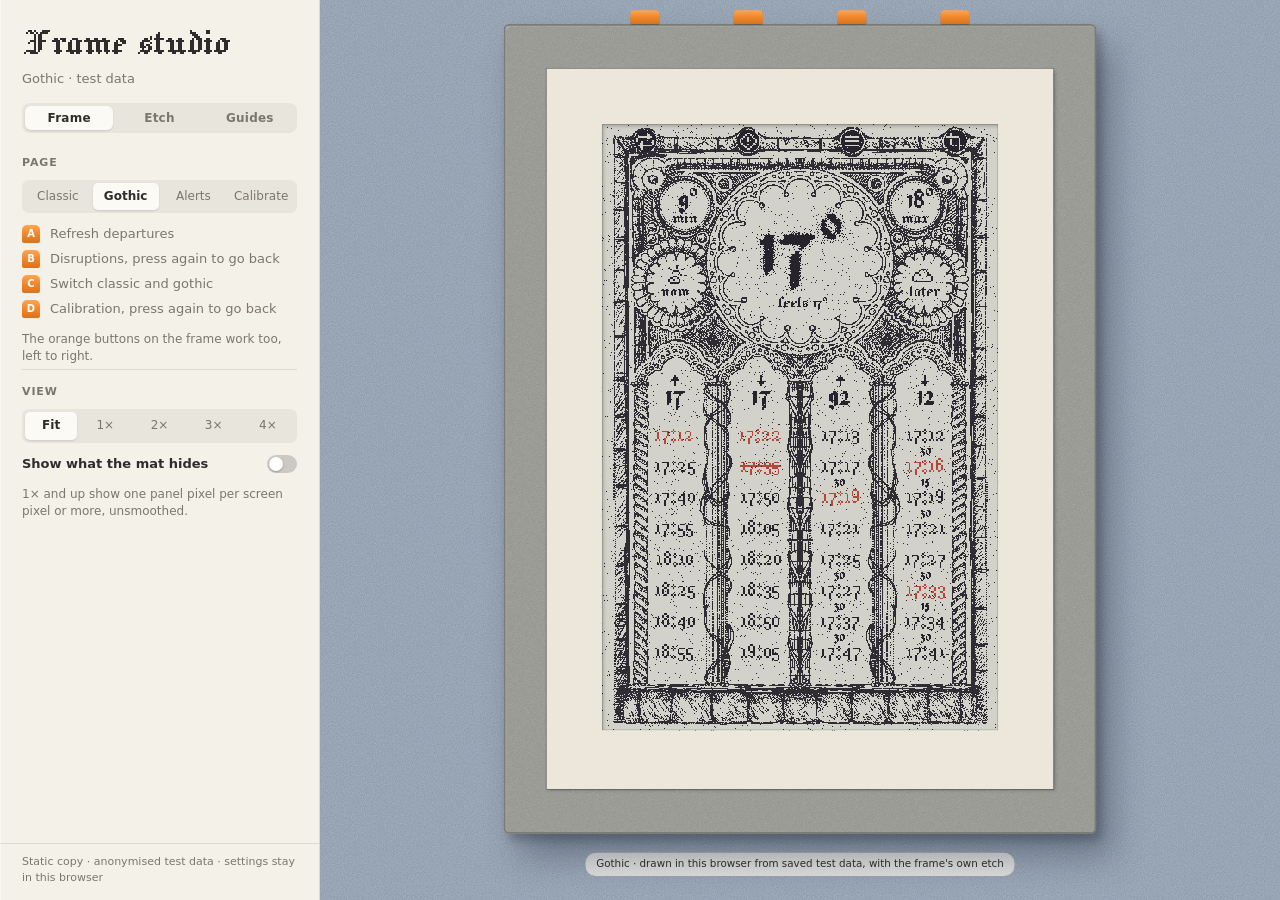
<file: index.html>
<!doctype html>
<html lang="en">
<head>
<meta charset="utf-8">
<title>Frame studio</title>
<meta http-equiv="refresh" content="0; url=lab/studio.html">
<script>location.replace('lab/studio.html' + location.hash);</script>
</head>
<body><p><a href="lab/studio.html">Frame studio</a></p></body>
</html>
</file>
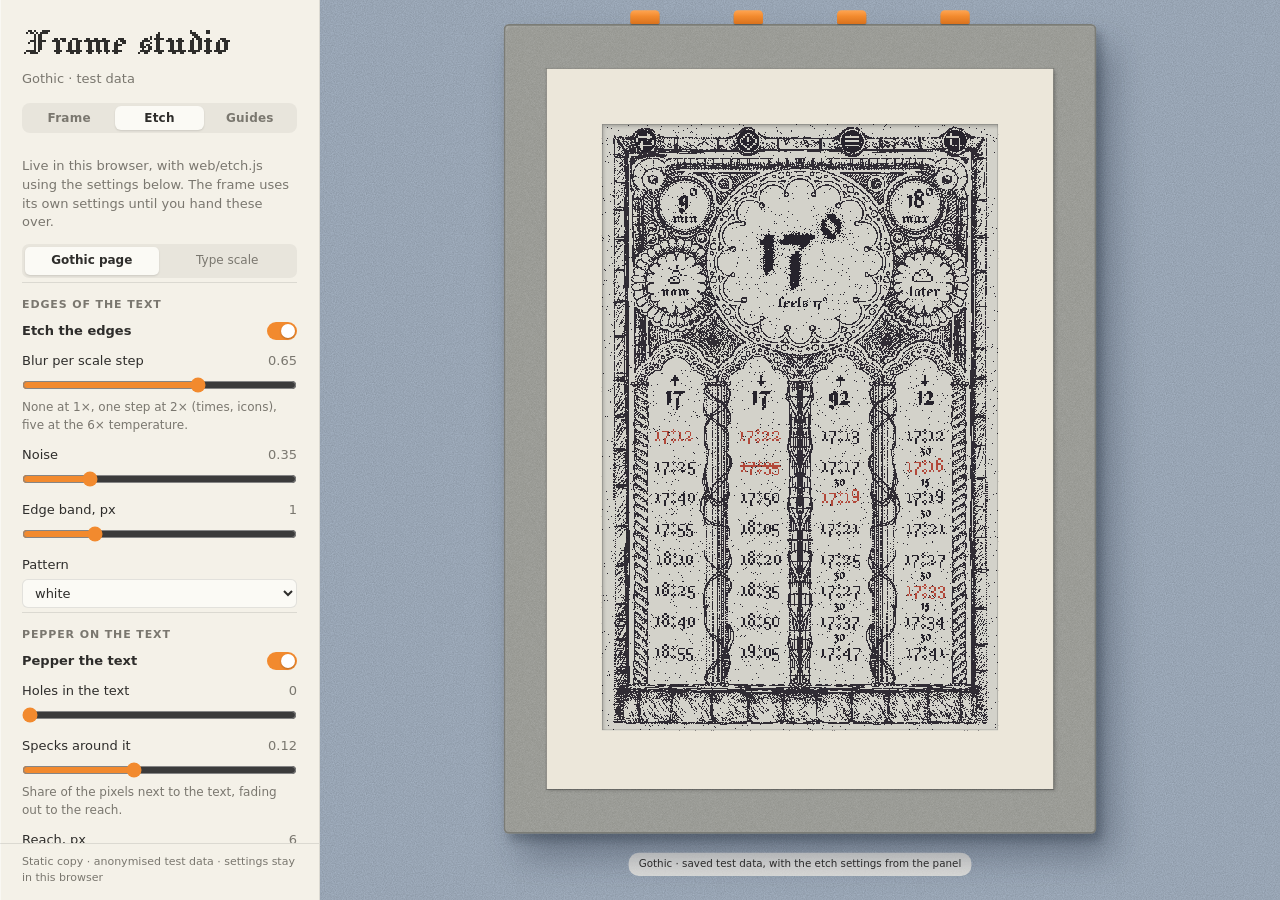
<file: lab/etch.html>
<!doctype html>
<html lang="en">
<head>
<meta charset="utf-8">
<title>Frame studio</title>
<!-- Moved into the frame studio. -->
<meta http-equiv="refresh" content="0; url=studio.html#etch">
<script>location.replace('studio.html#etch');</script>
</head>
<body><p>Moved to <a href="studio.html#etch">the frame studio</a>.</p></body>
</html>
</file>
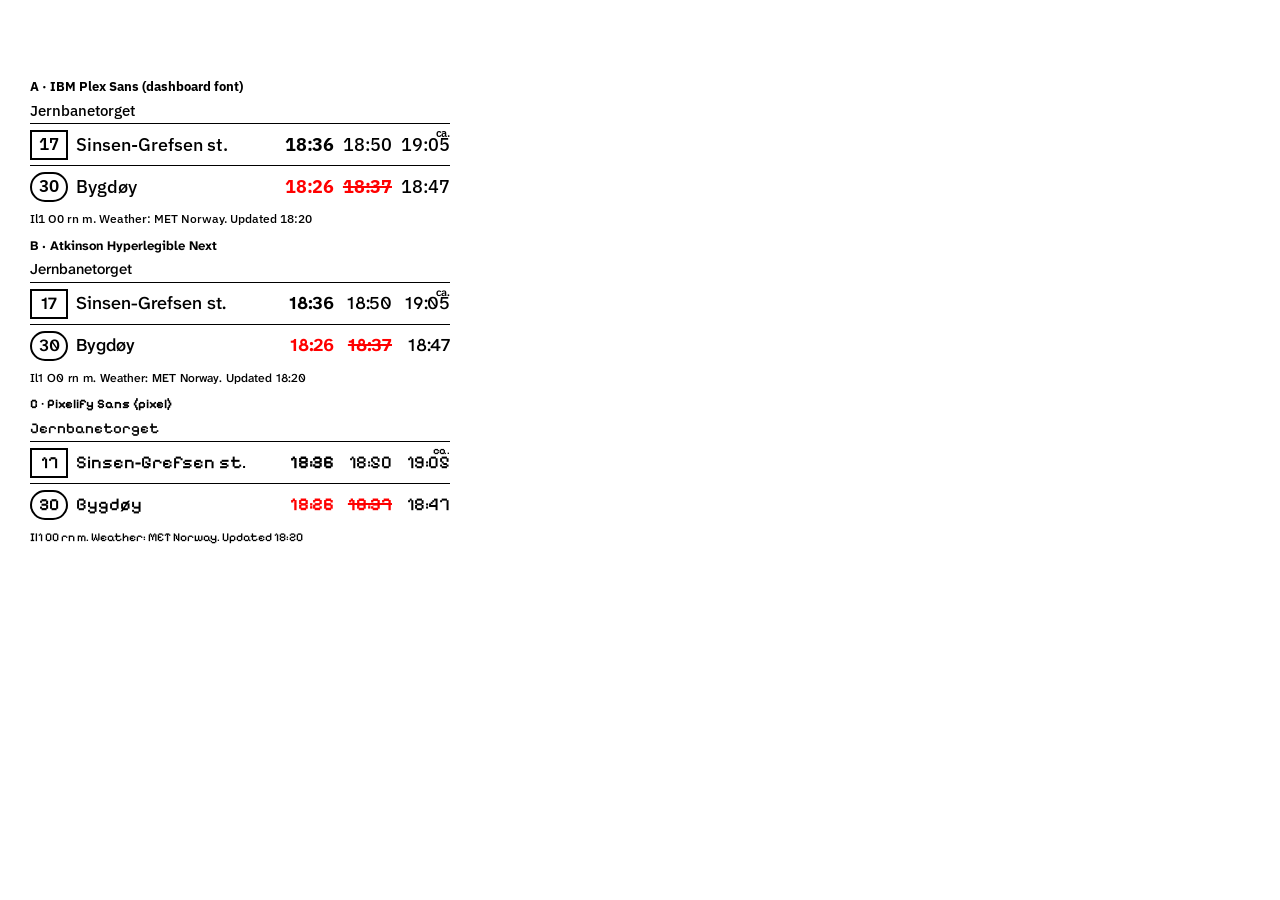
<file: lab/fonts.html>
<!doctype html>
<html lang="en">
<head>
<meta charset="utf-8">
<title>Font comparison</title>
<!-- Test sheet: the same departure rows in each candidate font, using the dashboard's own styles. -->
<link rel="stylesheet" href="../dashboard.css">
<style>
@font-face { font-family: 'Atkinson Hyperlegible Next'; font-weight: 200 800; src: url(fonts/AtkinsonHyperlegibleNext.ttf); }
@font-face { font-family: 'Pixelify Sans'; font-weight: 400 700; src: url(fonts/PixelifySans.ttf); }

.sample { font-family: var(--font); padding: 0 var(--gutter); }
.sample + .sample { margin-top: 14px; }
.name { font-weight: 700; font-size: 13px; line-height: 1; padding-bottom: 2px; }
.small { font-size: 12px; line-height: 1; padding-top: 6px; }
</style>
</head>
<body>
<main class="frame" id="frame"></main>
<script>
const FONTS = [
    ['IBM Plex Sans', 'A · IBM Plex Sans (dashboard font)'],
    ['Atkinson Hyperlegible Next', 'B · Atkinson Hyperlegible Next'],
    ['Pixelify Sans', 'C · Pixelify Sans (pixel)'],
];
document.getElementById('frame').innerHTML = FONTS.map(([family, label]) => `
    <section class="sample" style="--font:'${family}'">
        <p class="name">${label}</p>
        <h2 class="stop">Jernbanetorget</h2>
        <div class="row">
            <span class="badge tram">17</span>
            <span class="dest">Sinsen-Grefsen st.</span>
            <span class="time first">18:36</span>
            <span class="time">18:50</span>
            <span class="time"><span class="ca">ca.</span>19:05</span>
        </div>
        <div class="row">
            <span class="badge bus">30</span>
            <span class="dest">Bygdøy</span>
            <span class="time first late">18:26</span>
            <span class="time cancelled">18:37</span>
            <span class="time">18:47</span>
        </div>
        <p class="small">Il1 O0 rn m. Weather: MET Norway. Updated 18:20</p>
    </section>`).join('');
</script>
</body>
</html>
</file>
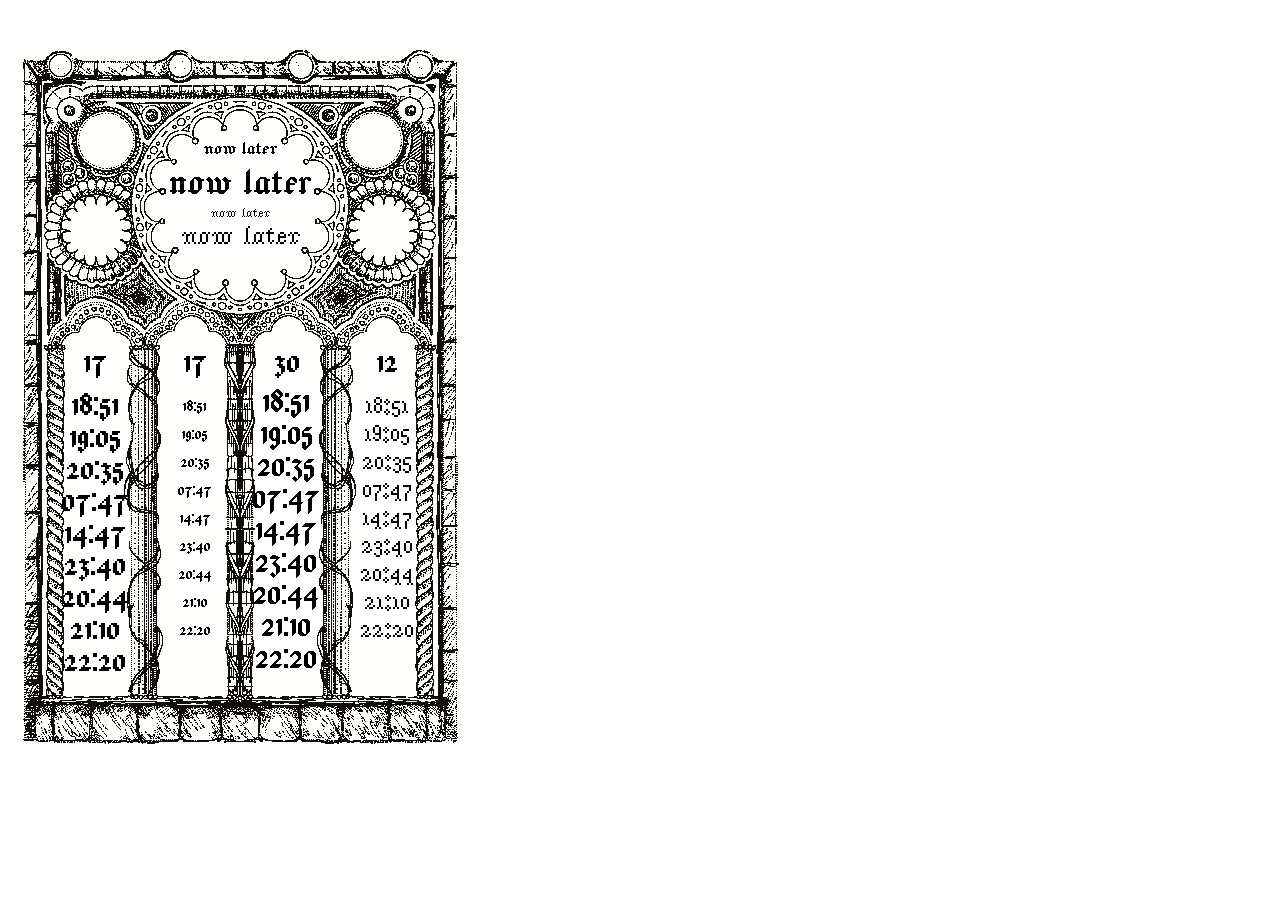
<file: lab/gothic-fonts.html>
<!doctype html>
<html lang="en">
<head>
<meta charset="utf-8">
<title>Gothic font candidates</title>
<!--
  Candidate gothic pixel fonts for the gothic page's times, in the real arches.
  Arch 1: Jacquard 12 at 42px (2×, what the page uses now)
  Arch 2: Jacquard 12 at 21px (1×)
  Arch 3: Jacquard 24 at 43px (1×; its grid is 43 px/em)
  Arch 4: Jacquarda Bastarda 9 at 26px (2×; its grid is 13 px/em)
  Rose, top to bottom: "now later" in Jacquard 12 21px, Jacquard 24 43px,
  Jacquarda Bastarda 9 13px and 26px.
  Render: node scripts/screenshot.js http://127.0.0.1:8081/lab/gothic-fonts.html out.png
-->
<style>
@font-face { font-family: 'Jacquard 12'; src: url(../fonts/Jacquard12-Regular.ttf); }
@font-face { font-family: 'Jacquard 24'; src: url(fonts/Jacquard24-Regular.ttf); }
@font-face { font-family: 'Jacquarda Bastarda 9'; src: url(../fonts/JacquardaBastarda9-Regular.ttf); }
html, body { margin: 0; background: #fff; }
.page { position: relative; width: 480px; height: 800px; overflow: hidden; }
.page img { position: absolute; left: 10px; top: 46px; }
.col { position: absolute; width: 80px; margin-left: -40px; text-align: center; line-height: var(--lh); white-space: nowrap; }
.col div { height: var(--lh); }
.j12 { font-family: 'Jacquard 12'; }
.j24 { font-family: 'Jacquard 24'; }
.jb9 { font-family: 'Jacquarda Bastarda 9'; }
.head { position: absolute; width: 80px; margin-left: -40px; text-align: center; font: 42px/42px 'Jacquard 12'; }
.rose { position: absolute; left: 240px; width: 160px; margin-left: -80px; text-align: center; }
</style>
</head>
<body>
<div class="page">
    <img src="../art/window.png" width="460" height="704" alt="">
    <div class="head" style="left:94px;top:340px">17</div>
    <div class="head" style="left:194px;top:340px">17</div>
    <div class="head" style="left:286px;top:340px">30</div>
    <div class="head" style="left:386px;top:340px">12</div>
    <div class="col j12" style="left:94px;top:388px;font-size:42px;--lh:32px" id="c1"></div>
    <div class="col j12" style="left:194px;top:392px;font-size:21px;--lh:28px" id="c2"></div>
    <div class="col j24" style="left:286px;top:384px;font-size:43px;--lh:32px" id="c3"></div>
    <div class="col jb9" style="left:386px;top:390px;font-size:26px;--lh:28px" id="c4"></div>
    <div class="rose j12" style="top:138px;font-size:21px;line-height:21px">now later</div>
    <div class="rose j24" style="top:160px;font-size:43px;line-height:43px">now later</div>
    <div class="rose jb9" style="top:206px;font-size:13px;line-height:13px">now later</div>
    <div class="rose jb9" style="top:222px;font-size:26px;line-height:26px">now later</div>
</div>
<script>
const TIMES = ['18:51', '19:05', '20:35', '07:47', '14:47', '23:40', '20:44', '21:10', '22:20'];
for (const id of ['c1', 'c2', 'c3', 'c4']) {
    document.getElementById(id).innerHTML = TIMES.map((t) => `<div>${t}</div>`).join('');
}
</script>
</body>
</html>
</file>
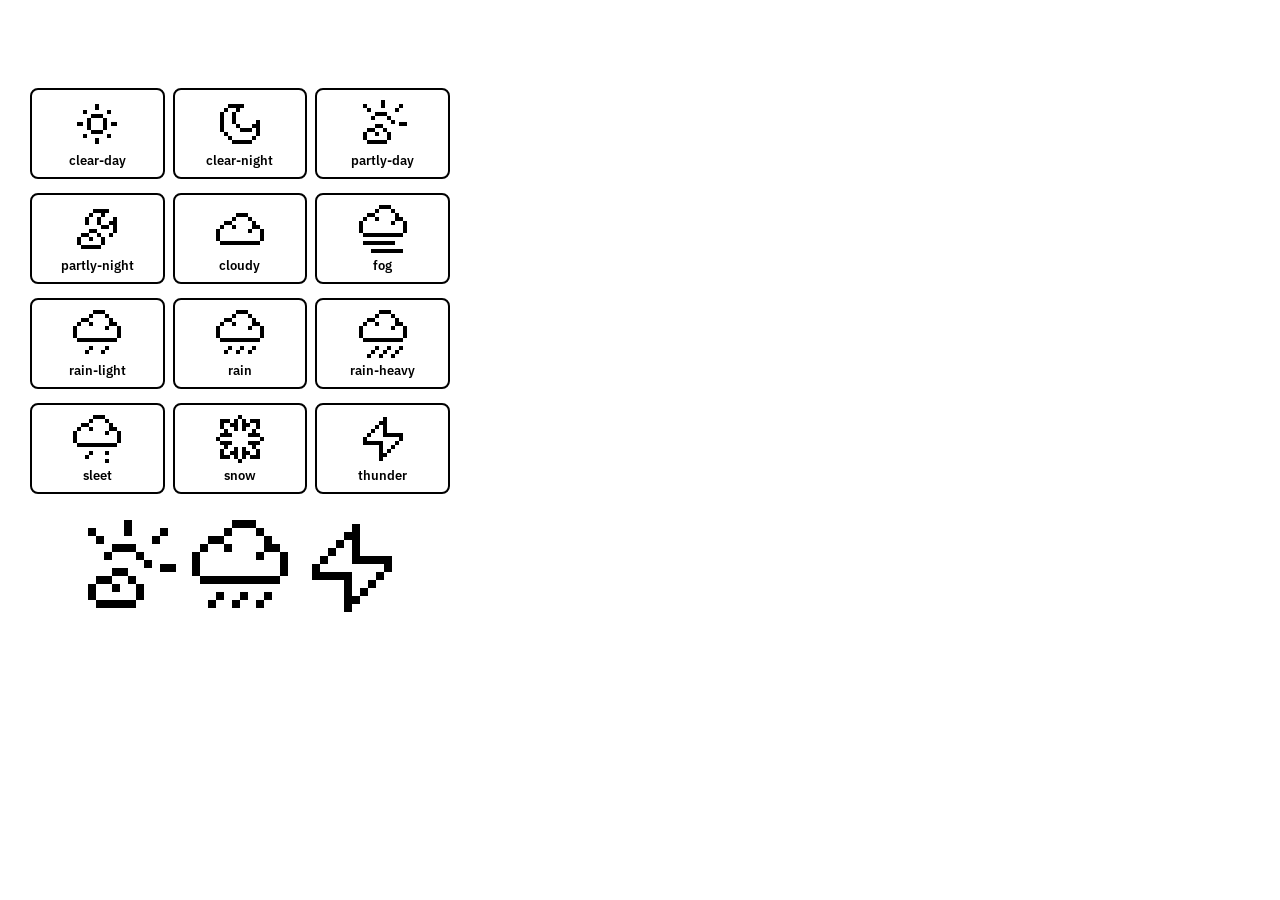
<file: lab/icons.html>
<!doctype html>
<html lang="en">
<head>
<meta charset="utf-8">
<title>Weather icons</title>
<!-- Review sheet: every weather icon at the size the frame uses (48px), plus 2x. -->
<link rel="stylesheet" href="../dashboard.css">
<style>
.sheet { display: grid; grid-template-columns: repeat(3, 1fr); gap: 14px 8px; padding: 8px var(--gutter); }
.cell { display: grid; justify-items: center; gap: 4px; border: var(--hair) solid var(--ink); border-radius: 8px; padding: 10px 0 8px; }
.cell svg { width: 48px; height: 48px; }
.cell span { font-size: 13px; font-weight: 600; }
.big { display: flex; justify-content: center; gap: 16px; padding-top: 18px; }
.big svg { width: 96px; height: 96px; }
</style>
</head>
<body>
<main class="frame"><section class="sheet" id="sheet"></section><div class="big" id="big"></div></main>
<script src="../weather-icons.js"></script>
<script src="../icons.js"></script>
<script>
const names = Object.keys(window.WEATHER_ICONS);
document.getElementById('sheet').innerHTML = names
    .map((n) => `<div class="cell">${window.weatherIcon(n)}<span>${n}</span></div>`).join('');
document.getElementById('big').innerHTML = ['partly-day', 'rain', 'thunder'].map((n) => window.weatherIcon(n)).join('');
</script>
</body>
</html>
</file>
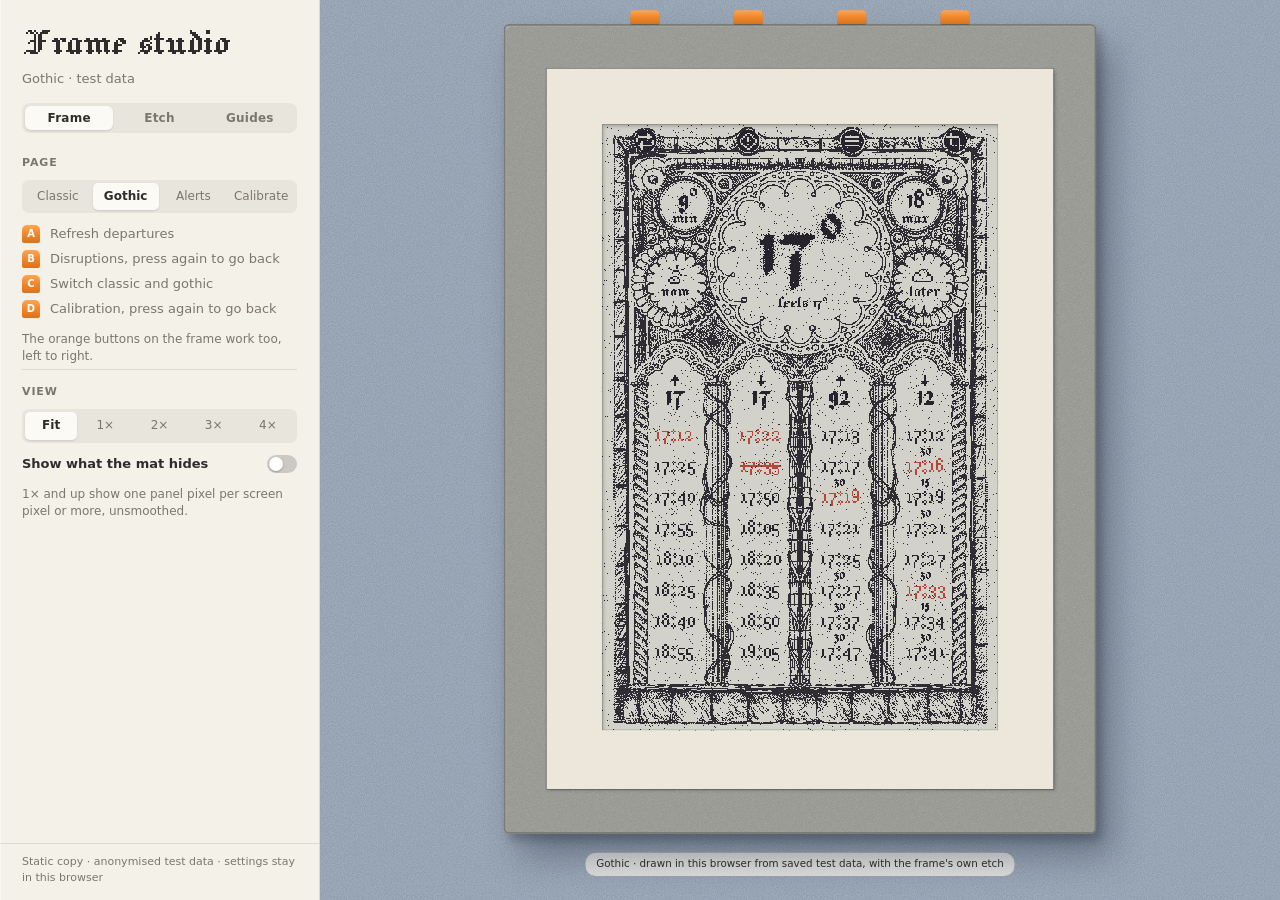
<file: lab/mockup.html>
<!doctype html>
<html lang="en">
<head>
<meta charset="utf-8">
<title>Frame studio</title>
<!-- Moved into the frame studio. -->
<meta http-equiv="refresh" content="0; url=studio.html#frame">
<script>location.replace('studio.html#frame');</script>
</head>
<body><p>Moved to <a href="studio.html#frame">the frame studio</a>.</p></body>
</html>
</file>
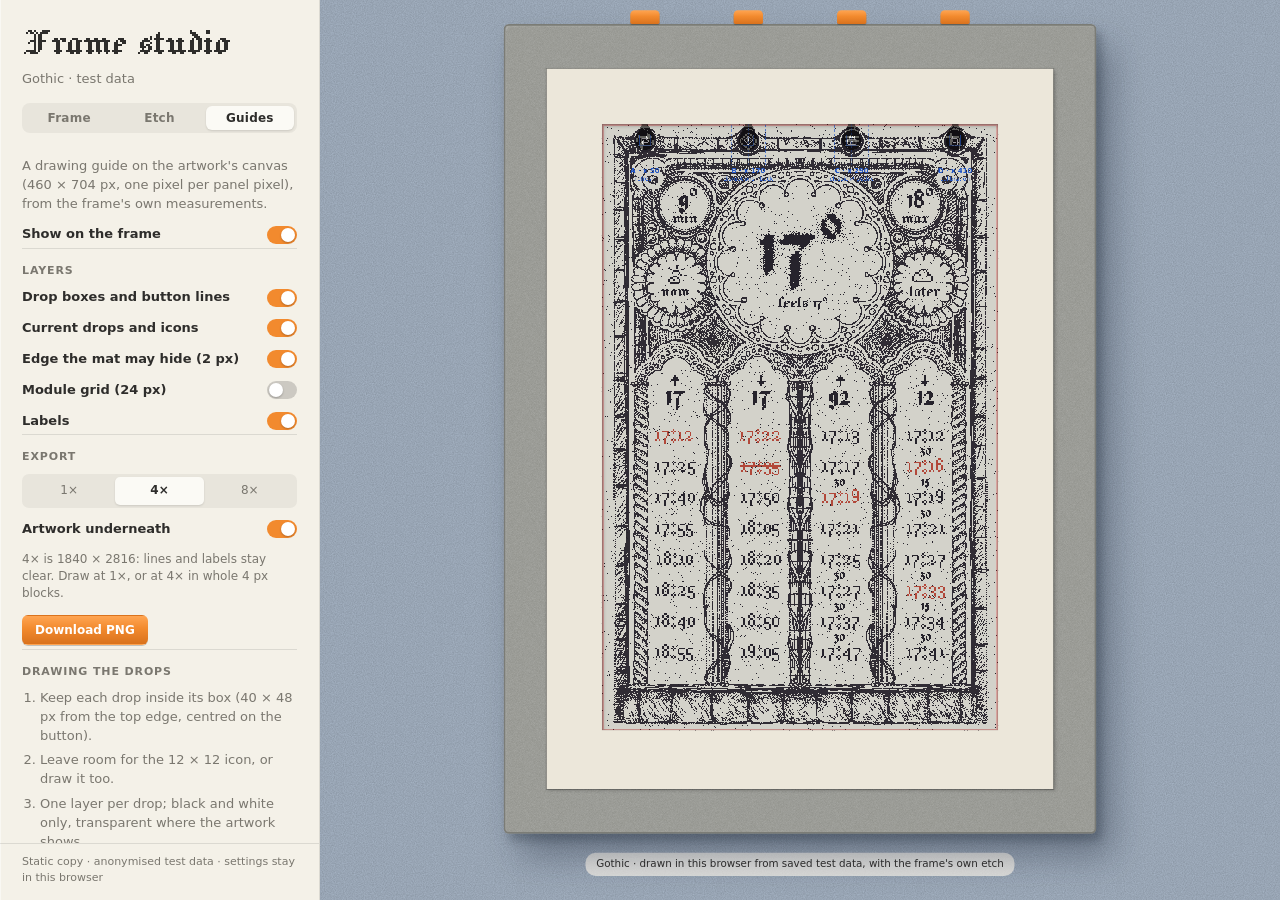
<file: lab/notch-guide.html>
<!doctype html>
<html lang="en">
<head>
<meta charset="utf-8">
<title>Frame studio</title>
<!-- Moved into the frame studio. -->
<meta http-equiv="refresh" content="0; url=studio.html#guides">
<script>location.replace('studio.html#guides');</script>
</head>
<body><p>Moved to <a href="studio.html#guides">the frame studio</a>.</p></body>
</html>
</file>
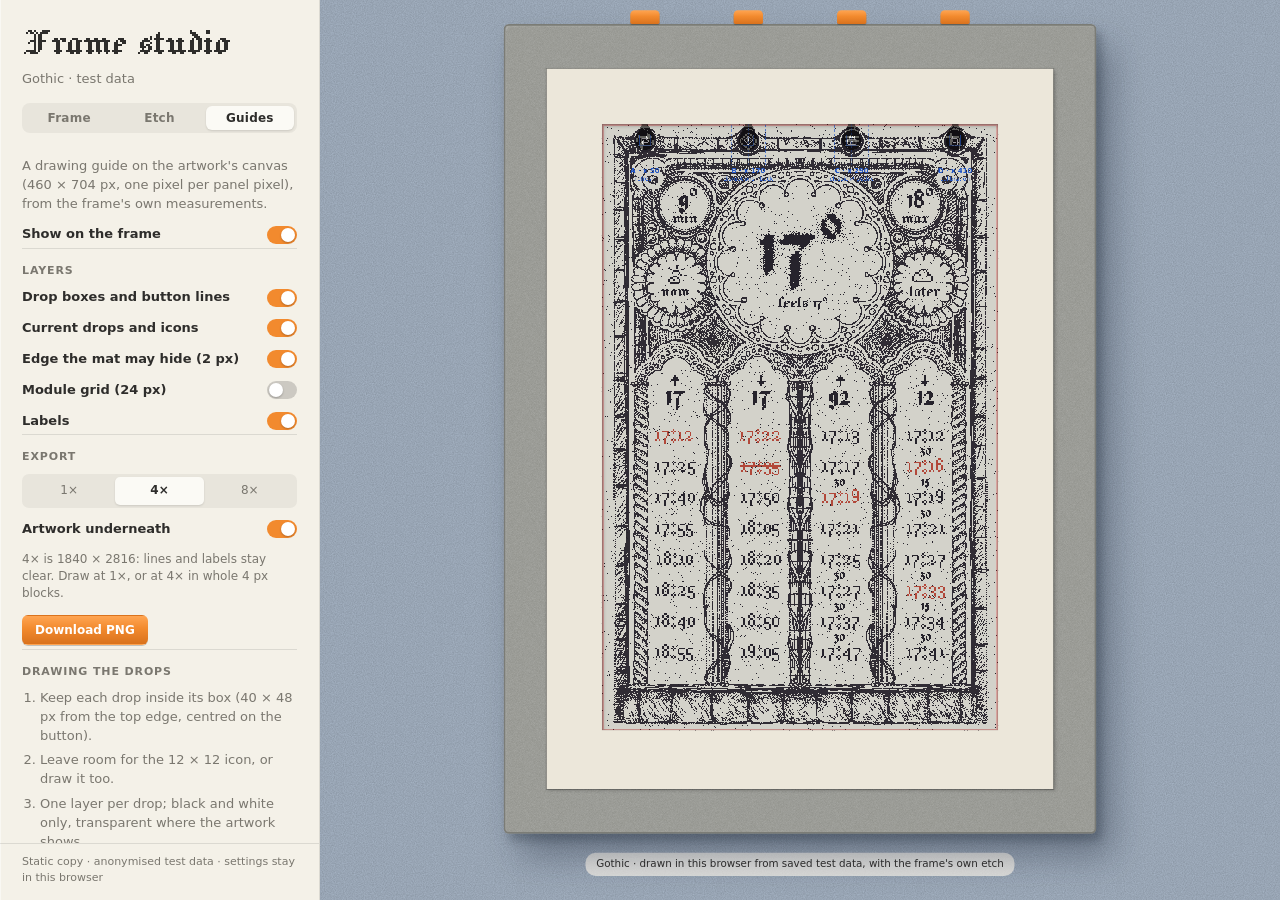
<file: lab/studio.html>
<!doctype html>
<html lang="en">
<head>
<meta charset="utf-8">
<meta name="viewport" content="width=device-width, initial-scale=1">
<title>Frame studio</title>
<link rel="icon" href="data:,">
<!--
  Everything for working on the frame's look, in one place, on the preview server:
    Frame   the rendered pages inside a copy of the frame (case, passe-partout cut to
            --mat-*, buttons at --btn-*-x), reduced to black/white/red like the Zero does
            and shown in e-ink colours. The orange buttons switch pages like the real ones.
    Etch    web/etch.js on the gothic page, live in this browser, with sliders.
    Guides  a drawing guide over the artwork (button lines, drop boxes, mat edge, module
            grid), shown on the frame and exported as a PNG for Procreate.

  Static copy: `npm run studio` builds it into ../frame-studio for GitHub Pages and fills
  in the meta tag below with the folder of saved data (the tests' anonymised recordings).
  Then there's no server: every page is drawn here in the browser, with the same code.
-->
<meta name="studio-data" content="../data/">
<link rel="stylesheet" href="../dashboard.css">
<style>
:root {
    /* The physical frame: wall, 3D-printed case, cream passe-partout, orange buttons. */
    --wall: #a7b5c6;
    --case: #8f908a;
    --case-edge: #7b7c76;
    --mat: #ece7da;
    --button: #f28a2e;
    --button-top: #ffa552;
    --button-low: #d9721d;

    /* The panel: the mat's cream, a little lighter, with the case's greys for text. */
    --sheet: #f4f1e8;
    --sheet-raised: #fbfaf5;
    --ink: #2e2d2b;
    --muted: #7a776f;
    --rule: rgba(46, 45, 43, .12);
    --well: rgba(46, 45, 43, .06);
    --accent: var(--button);

    /* Case proportions, in panel pixels (0.2 mm each), estimated from photos. */
    --mat-border: 64px;
    --mat-border-bottom: 68px;
    --case-border: 50px;
    --case-border-y: 52px;
}
html, body { height: 100%; margin: 0; background: var(--wall); }
body {
    display: grid;
    grid-template-columns: 320px minmax(0, 1fr);
    height: 100vh;
    overflow: hidden;
    font: 400 13px/1.45 system-ui, -apple-system, sans-serif;
    color: var(--ink);
}

/* ── Panel ─────────────────────────────────────────────── */
.sheet {
    display: flex;
    flex-direction: column;
    min-height: 0;
    background: var(--sheet);
    border-right: 1px solid var(--rule);
    box-shadow: 1px 0 0 rgba(255, 255, 255, .5) inset;
}
.sheet header { padding: 22px 22px 14px; }
.mark { font: 400 42px/1 'Jacquard 12', serif; letter-spacing: 0; color: var(--ink); }
.status { margin-top: 6px; color: var(--muted); font-variant-numeric: tabular-nums; min-height: 1.45em; }

.tabs { display: flex; gap: 2px; margin: 0 22px; padding: 3px; background: var(--well); border-radius: 8px; }
.tabs button {
    flex: 1; padding: 6px 0; border: 0; border-radius: 6px; background: none;
    font: 600 12px/1 system-ui, sans-serif; letter-spacing: .02em; color: var(--muted); cursor: pointer;
}
.tabs button[aria-selected="true"] { background: var(--sheet-raised); color: var(--ink); box-shadow: 0 1px 2px rgba(0, 0, 0, .12); }

.pane { flex: 1; min-height: 0; overflow-y: auto; padding: 8px 22px 28px; }
.pane[hidden], .pane [hidden] { display: none !important; }
.group { padding: 16px 0 4px; border-bottom: 1px solid var(--rule); display: grid; gap: 12px; }
.group:last-child { border-bottom: 0; }
.group h2 { margin: 0; font: 600 11px/1 system-ui, sans-serif; letter-spacing: .08em; text-transform: uppercase; color: var(--muted); }
.group p, .group li { margin: 0; color: var(--muted); }
.group ol { margin: 0; padding-left: 18px; display: grid; gap: 6px; }
.body { display: grid; gap: 12px; transition: opacity .15s; }
.body[aria-disabled="true"] { opacity: .4; }

/* Toggle: a small pill, orange when on. */
.toggle { display: flex; align-items: center; justify-content: space-between; gap: 12px; cursor: pointer; font-weight: 550; }
.toggle input { appearance: none; flex: none; width: 30px; height: 18px; margin: 0; border-radius: 9px; background: rgba(46, 45, 43, .2); position: relative; cursor: pointer; transition: background .15s; }
.toggle input::after { content: ""; position: absolute; top: 2px; left: 2px; width: 14px; height: 14px; border-radius: 50%; background: #fff; box-shadow: 0 1px 2px rgba(0, 0, 0, .25); transition: transform .15s; }
.toggle input:checked { background: var(--accent); }
.toggle input:checked::after { transform: translateX(12px); }
.toggle input:focus-visible { outline: 2px solid var(--ink); outline-offset: 2px; }

/* Slider with its value. */
.slider { display: grid; gap: 4px; }
.slider .slider-head { display: flex; justify-content: space-between; gap: 8px; }
.slider output { font-variant-numeric: tabular-nums; color: var(--muted); }
.slider small, .note { color: var(--muted); font-size: 12px; }
input[type=range] { width: 100%; margin: 2px 0; accent-color: var(--accent); }

/* Segmented choice (radio buttons). */
.segments { display: flex; gap: 2px; padding: 3px; background: var(--well); border-radius: 7px; }
.segments label { flex: 1; }
.segments input { position: absolute; opacity: 0; pointer-events: none; }
.segments span { display: block; padding: 5px 0; border-radius: 5px; text-align: center; font-size: 12px; color: var(--muted); cursor: pointer; }
.segments input:checked + span { background: var(--sheet-raised); color: var(--ink); font-weight: 600; box-shadow: 0 1px 2px rgba(0, 0, 0, .12); }
.segments input:focus-visible + span { outline: 2px solid var(--ink); }
.field { display: grid; gap: 4px; }
select, input[type=text] { font: inherit; padding: 5px 8px; border: 1px solid var(--rule); border-radius: 6px; background: var(--sheet-raised); color: var(--ink); }

.buttons { display: flex; gap: 8px; flex-wrap: wrap; }
.btn { font: 600 12px/1 system-ui, sans-serif; padding: 8px 12px; border: 1px solid var(--rule); border-radius: 6px; background: var(--sheet-raised); color: var(--ink); cursor: pointer; }
.btn:hover { background: #fff; }
.btn.primary { border-color: transparent; color: #fff; background: linear-gradient(var(--button-top), var(--button) 45%, var(--button-low)); box-shadow: 0 1px 0 rgba(0, 0, 0, .2); }
code.settings { display: block; padding: 8px 10px; background: var(--well); border-radius: 6px; font-size: 11px; line-height: 1.5; word-break: break-all; user-select: all; }

.legend { display: grid; grid-template-columns: auto 1fr; gap: 6px 10px; margin: 0; }
.legend dt { width: 18px; height: 18px; border-radius: 5px 5px 2px 2px; background: linear-gradient(var(--button-top), var(--button) 45%, var(--button-low)); color: #fff; font: 700 10px/18px system-ui, sans-serif; text-align: center; }
.legend dd { margin: 0; color: var(--muted); align-self: center; }

.sheet footer { padding: 10px 22px 14px; border-top: 1px solid var(--rule); color: var(--muted); font-size: 11px; }

/* ── Wall and frame ────────────────────────────────────── */
.wall {
    position: relative;
    overflow: hidden;
    display: flex;
    min-width: 0;
    background:
        url("data:image/svg+xml,<svg xmlns='http://www.w3.org/2000/svg' width='200' height='200'><filter id='n'><feTurbulence type='fractalNoise' baseFrequency='.9' numOctaves='3'/><feColorMatrix values='0 0 0 0 0  0 0 0 0 0  0 0 0 0 0  0 0 0 .18 0'/></filter><rect width='200' height='200' filter='url(%23n)'/></svg>"),
        var(--wall);
}
.wall.zoomed { overflow: auto; }
.stage { display: grid; justify-items: center; gap: 22px; }
.wall:not(.zoomed) .stage { position: absolute; left: 0; top: 0; transform-origin: 0 0; }
.wall.zoomed .stage { margin: auto; padding: 40px; }

.case {
    position: relative;
    padding: var(--case-border-y) var(--case-border);
    background:
        url("data:image/svg+xml,<svg xmlns='http://www.w3.org/2000/svg' width='120' height='120'><filter id='n'><feTurbulence type='fractalNoise' baseFrequency='1.4' numOctaves='2'/><feColorMatrix values='0 0 0 0 1  0 0 0 0 1  0 0 0 0 1  0 0 0 .22 0'/></filter><rect width='120' height='120' filter='url(%23n)'/></svg>"),
        var(--case);
    border-radius: 6px;
    box-shadow: inset 0 0 0 2px var(--case-edge), inset 3px 3px 0 rgba(255, 255, 255, .12), 18px 26px 40px rgba(20, 30, 45, .35), 6px 8px 10px rgba(20, 30, 45, .25);
}
.mount { position: relative; }
.panel { position: absolute; display: block; width: 480px; height: 800px; border: 0; background: rgb(211, 210, 202); }
.panel[hidden] { display: none; }
/* The live page in e-ink colours: maps black, white and red exactly to the colours below. */
iframe.panel { filter: url(#eink); pointer-events: none; }
/* Off-tab, the live page stays laid out (just invisible): hidden with display: none, the
   browser doesn't lay it out, so its re-renders measure text as 0 wide and read no sizes. */
iframe.panel.off { visibility: hidden; }
.guide { position: absolute; pointer-events: none; }
.guide[hidden] { display: none; }
.mat {
    position: relative;
    box-sizing: content-box;
    border: solid var(--mat);
    border-width: var(--mat-border) var(--mat-border) var(--mat-border-bottom);
    box-shadow: inset 0 0 0 1px rgba(0, 0, 0, .18), inset 2px 3px 4px rgba(0, 0, 0, .22), 0 0 0 1px rgba(0, 0, 0, .25), 2px 2px 4px rgba(0, 0, 0, .25);
    transition: border-color .2s;
    pointer-events: none;
}
.reveal .mat { border-color: rgba(236, 231, 218, .55); }
.zoomed .panel, .zoomed .guide { image-rendering: pixelated; }

/* Standing on the case's top edge (their bottom at its top), centred on --btn-*-x. */
.hw {
    position: absolute; top: -16px; width: 34px; height: 16px; margin-left: -17px; padding: 0; border: 0;
    border-radius: 5px 5px 2px 2px; background: linear-gradient(var(--button-top), var(--button) 45%, var(--button-low));
    box-shadow: 0 1px 0 rgba(0, 0, 0, .3); cursor: pointer;
}
.hw:active { top: -12px; height: 12px; }
.hw:focus-visible { outline: 2px solid var(--ink); outline-offset: 3px; }

.caption { margin: 0; padding: 5px 12px; border-radius: 12px; background: rgba(244, 241, 232, .75); color: var(--ink); font-size: 12px; font-variant-numeric: tabular-nums; }
</style>
</head>
<body>
<svg width="0" height="0" style="position:absolute" aria-hidden="true">
    <!-- Black, white and red to the e-ink colours [38,35,44], [211,210,202], [178,72,58]. -->
    <filter id="eink" color-interpolation-filters="sRGB">
        <feColorMatrix type="matrix" values="
            0.549 0.065 0.065 0 0.149
            0.145 0.271 0.271 0 0.137
            0.055 0.282 0.282 0 0.173
            0 0 0 1 0"/>
    </filter>
</svg>

<aside class="sheet">
    <header>
        <div class="mark">Frame studio</div>
        <div class="status" id="status">Loading…</div>
    </header>
    <nav class="tabs" role="tablist">
        <button type="button" role="tab" data-tab="frame">Frame</button>
        <button type="button" role="tab" data-tab="etch">Etch</button>
        <button type="button" role="tab" data-tab="guides">Guides</button>
    </nav>

    <!-- Frame -->
    <form class="pane" data-pane="frame" id="frameForm">
        <div class="group">
            <h2>Page</h2>
            <div class="segments">
                <label><input type="radio" name="page" value="normal"><span>Classic</span></label>
                <label><input type="radio" name="page" value="gothic"><span>Gothic</span></label>
                <label><input type="radio" name="page" value="notices"><span>Alerts</span></label>
                <label><input type="radio" name="page" value="calibrate"><span>Calibrate</span></label>
            </div>
            <dl class="legend">
                <dt>A</dt><dd>Refresh departures</dd>
                <dt>B</dt><dd>Disruptions, press again to go back</dd>
                <dt>C</dt><dd>Switch classic and gothic</dd>
                <dt>D</dt><dd>Calibration, press again to go back</dd>
            </dl>
            <p class="note">The orange buttons on the frame work too, left to right.</p>
        </div>
        <div class="group">
            <h2>View</h2>
            <div class="segments">
                <label><input type="radio" name="zoom" value="fit"><span>Fit</span></label>
                <label><input type="radio" name="zoom" value="1"><span>1×</span></label>
                <label><input type="radio" name="zoom" value="2"><span>2×</span></label>
                <label><input type="radio" name="zoom" value="3"><span>3×</span></label>
                <label><input type="radio" name="zoom" value="4"><span>4×</span></label>
            </div>
            <label class="toggle">Show what the mat hides <input type="checkbox" name="reveal"></label>
            <p class="note">1× and up show one panel pixel per screen pixel or more, unsmoothed.</p>
        </div>
    </form>

    <!-- Etch -->
    <form class="pane" data-pane="etch" id="etchForm" hidden>
        <div class="group">
            <p>Live in this browser, with web/etch.js using the settings below. The frame uses its own settings until you hand these over.</p>
            <div class="segments">
                <label><input type="radio" name="view" value="page"><span>Gothic page</span></label>
                <label><input type="radio" name="view" value="scale"><span>Type scale</span></label>
            </div>
            <div class="body" data-view="scale">
                <div class="segments">
                    <label><input type="radio" name="scaleFont" value="jacquard"><span>Jacquard 12</span></label>
                    <label><input type="radio" name="scaleFont" value="bastarda"><span>Bastarda 9</span></label>
                </div>
                <label class="field">Sample <input type="text" name="sample"></label>
                <p class="note">Each exact size from 1× to 6×; the red numbers are the scale.</p>
            </div>
        </div>
        <div class="group">
            <h2>Edges of the text</h2>
            <label class="toggle">Etch the edges <input type="checkbox" name="on"></label>
            <div class="body" data-for="on">
                <label class="slider"><span class="slider-head">Blur per scale step <output name="blurOut"></output></span>
                    <input type="range" name="blur" min="0" max="1" step="0.05">
                    <small>None at 1×, one step at 2× (times, icons), five at the 6× temperature.</small></label>
                <label class="slider"><span class="slider-head">Noise <output name="noiseOut"></output></span>
                    <input type="range" name="noise" min="0" max="1.5" step="0.05"></label>
                <label class="slider"><span class="slider-head">Edge band, px <output name="bandOut"></output></span>
                    <input type="range" name="band" min="0" max="4" step="1"></label>
                <label class="field">Pattern <select name="pattern"></select></label>
            </div>
        </div>
        <div class="group">
            <h2>Pepper on the text</h2>
            <label class="toggle">Pepper the text <input type="checkbox" name="pepper"></label>
            <div class="body" data-for="pepper">
                <label class="slider"><span class="slider-head">Holes in the text <output name="holesOut"></output></span>
                    <input type="range" name="holes" min="0" max="0.3" step="0.01"></label>
                <label class="slider"><span class="slider-head">Specks around it <output name="specksOut"></output></span>
                    <input type="range" name="specks" min="0" max="0.3" step="0.01">
                    <small>Share of the pixels next to the text, fading out to the reach.</small></label>
                <label class="slider"><span class="slider-head">Reach, px <output name="reachOut"></output></span>
                    <input type="range" name="reach" min="1" max="10" step="1"></label>
                <label class="slider"><span class="slider-head">From scale <output name="pepperFromOut"></output></span>
                    <input type="range" name="pepperFrom" min="1" max="6" step="1">
                    <small>1 = everything, 2 = not the 1× labels, 6 = only the temperature.</small></label>
            </div>
        </div>
        <div class="group">
            <h2>Pepper on the whole frame</h2>
            <label class="toggle">Pepper everything <input type="checkbox" name="grain"></label>
            <div class="body" data-for="grain">
                <label class="slider"><span class="slider-head">Black specks <output name="grainInkOut"></output></span>
                    <input type="range" name="grainInk" min="0" max="0.1" step="0.002">
                    <small>Adds ink wherever it lands on white.</small></label>
                <label class="slider"><span class="slider-head">White specks <output name="grainPaperOut"></output></span>
                    <input type="range" name="grainPaper" min="0" max="0.1" step="0.002">
                    <small>Takes ink away from black and red, artwork included.</small></label>
            </div>
        </div>
        <div class="group" data-view="page">
            <h2>Try</h2>
            <label class="field">A temperature <input type="text" name="temp" placeholder="live" inputmode="numeric"></label>
        </div>
        <div class="group">
            <h2>Settings</h2>
            <code class="settings" id="settings"></code>
            <div class="buttons">
                <button type="button" class="btn primary" id="copy">Copy</button>
                <button type="button" class="btn" id="reset">Back to the frame's settings</button>
            </div>
        </div>
    </form>

    <!-- Guides -->
    <form class="pane" data-pane="guides" id="guideForm" hidden>
        <div class="group">
            <p>A drawing guide on the artwork's canvas (460 × 704 px, one pixel per panel pixel), from the frame's own measurements.</p>
            <label class="toggle">Show on the frame <input type="checkbox" name="overlay"></label>
        </div>
        <div class="group">
            <h2>Layers</h2>
            <label class="toggle">Drop boxes and button lines <input type="checkbox" name="boxes"></label>
            <label class="toggle">Current drops and icons <input type="checkbox" name="drops"></label>
            <label class="toggle">Edge the mat may hide (2 px) <input type="checkbox" name="edge"></label>
            <label class="toggle">Module grid (24 px) <input type="checkbox" name="grid"></label>
            <label class="toggle">Labels <input type="checkbox" name="labels"></label>
        </div>
        <div class="group">
            <h2>Export</h2>
            <div class="segments">
                <label><input type="radio" name="scale" value="1"><span>1×</span></label>
                <label><input type="radio" name="scale" value="4"><span>4×</span></label>
                <label><input type="radio" name="scale" value="8"><span>8×</span></label>
            </div>
            <label class="toggle">Artwork underneath <input type="checkbox" name="art"></label>
            <p class="note">4× is 1840 × 2816: lines and labels stay clear. Draw at 1×, or at 4× in whole 4 px blocks.</p>
            <div class="buttons"><button type="button" class="btn primary" id="download">Download PNG</button></div>
        </div>
        <div class="group">
            <h2>Drawing the drops</h2>
            <ol>
                <li>Keep each drop inside its box (40 × 48 px from the top edge, centred on the button).</li>
                <li>Leave room for the 12 × 12 icon, or draw it too.</li>
                <li>One layer per drop; black and white only, transparent where the artwork shows.</li>
                <li>Export each layer as a full-canvas PNG.</li>
            </ol>
        </div>
    </form>

    <footer id="footer">Preview server · sizes from dashboard.css · settings stay in this browser</footer>
</aside>

<main class="wall" id="wall">
    <div class="stage" id="stage">
        <div class="case" id="case">
            <div class="mount">
                <canvas class="panel" id="panel" width="480" height="800" aria-label="The frame as the panel draws it"></canvas>
                <iframe class="panel off" id="live" title="The gothic page, live"></iframe>
                <canvas class="guide" id="guide" hidden></canvas>
                <div class="mat" id="mat"></div>
            </div>
        </div>
        <p class="caption" id="caption"></p>
    </div>
</main>

<script src="../ui-icons.js"></script>
<script src="../icons.js"></script>
<script src="../etch.js"></script>
<script>
(function () {
    const W = 480, H = 800, ART_W = 460, ART_H = 704;
    const root = getComputedStyle(document.documentElement);
    const px = (name) => parseFloat(root.getPropertyValue(name)) || 0;
    const mat = { top: px('--mat-top'), right: px('--mat-right'), bottom: px('--mat-bottom'), left: px('--mat-left') };
    const border = { side: px('--mat-border'), bottom: px('--mat-border-bottom') };
    const $ = (id) => document.getElementById(id);
    const store = {
        get(key, fallback) { try { return { ...fallback, ...(JSON.parse(localStorage.getItem(key)) || {}) }; } catch { return { ...fallback }; } },
        set(key, value) { try { localStorage.setItem(key, JSON.stringify(value)); } catch {} },
    };

    // ── Frame: case, mat window, panel behind it at its true offset ─────────────────
    const matEl = $('mat');
    matEl.style.width = `${W - mat.left - mat.right}px`;
    matEl.style.height = `${H - mat.top - mat.bottom}px`;
    for (const el of [$('panel'), $('live')]) {
        el.style.left = `${border.side - mat.left}px`;
        el.style.top = `${border.side - mat.top}px`;
    }
    // The guide covers the artwork, which starts at the mat's corner: the window's top left.
    const guideEl = $('guide');
    Object.assign(guideEl.style, { left: `${border.side}px`, top: `${border.side}px`, width: `${ART_W}px`, height: `${ART_H}px` });

    const ui = store.get('studio', { tab: 'frame', zoom: 'fit', reveal: false, home: 'gothic' });
    let page = ui.home;

    // On the preview server: the Pi's own PNGs (Frame) and its live data (Etch). In the static
    // copy: saved data, and every page drawn here.
    const DATA = document.querySelector('meta[name="studio-data"]')?.content || '';
    const STATIC = DATA !== '';
    const dataUrl = (mode) => (STATIC ? `${DATA}${mode}.json` : `/state.json?mode=${mode}`);
    const PAGES = { normal: '/frame.png', gothic: '/gothic.png', notices: '/notices.png', calibrate: '/calibrate.png' };
    const NAMES = { normal: 'Classic', gothic: 'Gothic', notices: 'Disruptions', calibrate: 'Calibration' };
    const ACTIONS = { a: 'A: refresh', b: 'B: disruptions / back', c: 'C: classic / gothic', d: 'D: calibration / back' };

    const caseEl = $('case');
    for (const b of ['a', 'b', 'c', 'd']) {
        const el = document.createElement('button');
        el.type = 'button';
        el.className = 'hw';
        el.title = ACTIONS[b];
        el.setAttribute('aria-label', `Button ${ACTIONS[b]}`);
        el.style.left = `calc(var(--case-border) + ${border.side - mat.left + px(`--btn-${b}-x`)}px)`;
        el.addEventListener('click', () => press(b));
        caseEl.appendChild(el);
    }

    // As display/client.py: C switches the main page; B and D go back to it.
    async function press(b) {
        if (b === 'a') {
            page = ui.home;
            setStatus('Refreshing…');
            if (!STATIC) await fetch('/refresh', { method: 'POST' }).catch(() => {});
        } else if (b === 'b') {
            page = page === 'notices' ? ui.home : 'notices';
        } else if (b === 'c') {
            ui.home = ui.home === 'gothic' ? 'normal' : 'gothic';
            page = ui.home;
        } else if (b === 'd') {
            page = page === 'calibrate' ? ui.home : 'calibrate';
        }
        if (ui.tab === 'etch') setTab('frame');
        showPage();
    }

    function showPage() {
        frameForm.page.value = page;
        save();
        if (usesLive()) {
            describeLive();
            drawLive();
        } else {
            etag = null;
            loadServer();
        }
    }
    // The live view draws the Etch tab, and every tab in the static copy.
    const usesLive = () => STATIC || ui.tab === 'etch';

    // ── Server renders: reduced like the Zero does, shown in e-ink colours ──────────
    const PANEL = [[0, 0, 0], [255, 255, 255], [255, 0, 0]];
    const SHOWN = [[38, 35, 44], [211, 210, 202], [178, 72, 58]];
    function toPanel(img) {
        const d = img.data;
        for (let i = 0; i < d.length; i += 4) {
            let best = 0, bestDist = Infinity;
            for (let c = 0; c < 3; c++) {
                const dr = d[i] - PANEL[c][0], dg = d[i + 1] - PANEL[c][1], db = d[i + 2] - PANEL[c][2];
                const dist = dr * dr + dg * dg + db * db;
                if (dist < bestDist) { bestDist = dist; best = c; }
            }
            [d[i], d[i + 1], d[i + 2]] = SHOWN[best];
            d[i + 3] = 255;
        }
        return img;
    }

    const panel = $('panel');
    let etag = null;
    async function loadServer() {
        if (usesLive()) return;
        const shown = page;
        try {
            const res = await fetch(PAGES[shown], { cache: 'no-cache', headers: etag ? { 'If-None-Match': etag } : {} });
            if (res.status === 304) return;
            if (!res.ok) throw new Error(`${res.status}`);
            etag = res.headers.get('ETag');
            const drawnAt = res.headers.get('X-Drawn-At') || '';
            const bitmap = await createImageBitmap(await res.blob());
            if (shown !== page || usesLive()) return;
            const ctx = panel.getContext('2d', { willReadFrequently: true });
            ctx.drawImage(bitmap, 0, 0, W, H);
            ctx.putImageData(toPanel(ctx.getImageData(0, 0, W, H)), 0, 0);
            setStatus(`${NAMES[shown]} · rendered ${drawnAt}`);
            setCaption(`${NAMES[shown]} · exactly what the panel draws`);
        } catch (err) {
            setStatus(`Can't load ${PAGES[shown]} (${err.message})`);
        }
    }
    setInterval(loadServer, 15000);

    const setStatus = (text) => { $('status').textContent = text; };
    const setCaption = (text) => { $('caption').textContent = text; };

    // ── Live gothic page (Etch): the dashboard in a frame, re-etched on every change ─
    const live = $('live');
    const LIVE_CSS = `
        html, body { margin: 0 !important; overflow: hidden !important; }
        .frame img, .frame canvas { image-rendering: pixelated; }`;
    // The dashboard page in renderer mode (?render=1): it draws only what it's handed, like
    // on the Pi. Works the same on the preview server and in the static copy.
    let liveReady = null;
    function ensureLive() {
        if (liveReady) return liveReady;
        liveReady = new Promise((resolve) => {
            live.addEventListener('load', () => {
                const d = live.contentDocument;
                const style = d.createElement('style');
                style.textContent = LIVE_CSS;
                d.head.append(style);
                resolve({ w: live.contentWindow, d, frame: d.getElementById('frame') });
            }, { once: true });
            live.src = '../dashboard.html?render=1';
        });
        return liveReady;
    }

    const payloads = {};
    async function payloadFor(mode, fresh) {
        if (!payloads[mode] || fresh) {
            const res = await fetch(dataUrl(mode), { cache: 'no-store' });
            if (!res.ok) throw new Error(`${res.status}`);
            payloads[mode] = await res.json();
        }
        return structuredClone(payloads[mode]);
    }

    // Draw the live view: on the Etch tab the gothic page (or the type scale) with the panel's
    // settings; elsewhere (static copy) the chosen page with the frame's own settings.
    let liveRun = 0;
    async function drawLive({ fresh = false } = {}) {
        const run = ++liveRun;
        const l = await ensureLive();
        const etching = ui.tab === 'etch';
        if (etching && etch.view === 'scale') return renderScale(l);
        const mode = etching ? 'gothic' : page;
        let payload;
        try {
            payload = await payloadFor(mode, fresh);
        } catch (err) {
            setStatus(`Can't load ${dataUrl(mode)} (${err.message})`);
            return;
        }
        if (run !== liveRun) return;
        if (etching && etch.temp !== '' && !Number.isNaN(Number(etch.temp)) && payload.view) payload.view.weather.now = Math.round(Number(etch.temp));
        l.w.ETCH_PARAMS = etching ? etchParams() : undefined; // undefined: the frame's own (ETCH_DEFAULTS)
        await l.w.renderDashboard(payload);
    }
    // Etch settings changed on the gothic page: redo only the etch.
    function reEtch() {
        if (etch.view === 'scale') return drawLive();
        return ensureLive().then((l) => l.w.etchGothic(l.frame, etchParams()));
    }
    // On the preview server the live data moves: fetch it again every 15 s, like the page would.
    setInterval(() => { if (!STATIC && ui.tab === 'etch' && etch.view === 'page') drawLive({ fresh: true }); }, 15000);

    // The type scale: the sample in the chosen font at every exact size, etched like the page.
    // Only the sample lines carry data-cx, so the scale labels stay plain.
    async function renderScale({ w, d, frame }) {
        const f = SCALE_FONTS[etch.scaleFont] || SCALE_FONTS.jacquard;
        await Promise.all([d.fonts.load(`${f.em * 2}px ${f.family}`), d.fonts.load("21px 'Jacquard 12'")]);
        const family = f.family.replace(/'/g, '&apos;');
        const sample = String(etch.sample || 'Sample').replace(/[&<>"]/g, (c) => ({ '&': '&amp;', '<': '&lt;', '>': '&gt;', '"': '&quot;' }[c]));
        let y = mat.top + 6;
        let svg = '';
        for (let g = 1; g <= 6; g++) {
            const size = f.em * g;
            y += Math.round(size * 1.05) + 6; // baseline: below the line's ascenders
            svg += `<text x="${mat.left + 12}" y="${y}" font-family="&apos;Jacquard 12&apos;" font-size="21" fill="#ff0000">${g}×</text>`;
            svg += `<text x="${mat.left + 46}" y="${y}" font-family="${family}" font-size="${size}" fill="#000" data-cx="0" data-g="${g}" data-font="${etch.scaleFont}">${sample}</text>`;
            y += Math.round(size * 0.3); // descenders
        }
        frame.innerHTML = `<div class="gothic"><svg class="gothic-data" width="480" height="800" viewBox="0 0 480 800" shape-rendering="crispEdges">${svg}</svg></div>`;
        return w.etchGothic(frame, etchParams());
    }

    // ── Tabs ────────────────────────────────────────────────────────────────────────
    const frameForm = $('frameForm');
    const etchForm = $('etchForm');
    const guideForm = $('guideForm');
    function setTab(tab) {
        ui.tab = ['frame', 'etch', 'guides'].includes(tab) ? tab : 'frame';
        for (const b of document.querySelectorAll('.tabs button')) b.setAttribute('aria-selected', b.dataset.tab === ui.tab);
        for (const p of document.querySelectorAll('.pane')) p.hidden = p.dataset.pane !== ui.tab;
        history.replaceState(null, '', `#${ui.tab}`);
        const isLive = usesLive();
        live.classList.toggle('off', !isLive);
        panel.hidden = isLive;
        guideEl.hidden = !(ui.tab === 'guides' && guides.overlay);
        if (isLive) {
            describeLive();
            // A full render, not just the etch: the layout may have changed while off-tab.
            drawLive();
            if (ui.tab === 'guides') drawOverlay();
        } else {
            etag = null;
            loadServer();
            if (ui.tab === 'guides') drawOverlay();
        }
        save();
    }
    for (const b of document.querySelectorAll('.tabs button')) b.addEventListener('click', () => setTab(b.dataset.tab));

    // ── Zoom: fit (smoothed) or whole panel pixels ─────────────────────────────────
    const wall = $('wall');
    const stage = $('stage');
    function fit() {
        const zoomed = ui.zoom !== 'fit';
        wall.classList.toggle('zoomed', zoomed);
        if (zoomed) {
            stage.style.transform = '';
            stage.style.zoom = Number(ui.zoom) / devicePixelRatio;
            return;
        }
        stage.style.zoom = '';
        stage.style.transform = '';
        const box = wall.getBoundingClientRect();
        const w = stage.offsetWidth, h = stage.offsetHeight;
        const s = Math.min(1.6, (box.height - 48) / h, (box.width - 48) / w);
        stage.style.transform = `translate(${(box.width - w * s) / 2}px, ${(box.height - h * s) / 2}px) scale(${s})`;
    }
    addEventListener('resize', fit);

    frameForm.addEventListener('change', (e) => {
        const el = e.target;
        if (el.name === 'page') {
            page = el.value;
            if (page === 'normal' || page === 'gothic') ui.home = page;
            showPage();
        } else if (el.name === 'zoom') {
            ui.zoom = el.value;
            fit();
            save();
        } else if (el.name === 'reveal') {
            ui.reveal = el.checked;
            document.body.classList.toggle('reveal', ui.reveal);
            save();
        }
    });

    function save() { store.set('studio', ui); }

    // ── Etch ────────────────────────────────────────────────────────────────────────
    const SWITCHES = ['on', 'pepper', 'grain'];
    const NUMBERS = ['blur', 'noise', 'band', 'holes', 'specks', 'reach', 'pepperFrom', 'grainInk', 'grainPaper'];
    for (const p of window.ETCH_PATTERNS) etchForm.pattern.add(new Option(p, p));
    const etch = store.get('etch-lab', { ...window.ETCH_DEFAULTS, temp: '' });
    const SCALE_FONTS = {
        jacquard: { family: "'Jacquard 12'", em: 21, name: 'Jacquard 12' },
        bastarda: { family: "'Jacquarda Bastarda 9'", em: 13, name: 'Jacquarda Bastarda 9' },
    };
    for (const [k, v] of Object.entries({ view: 'page', scaleFont: 'jacquard', sample: '18:51 −12° feels' })) if (etch[k] === undefined) etch[k] = v;
    function describeLive() {
        if (ui.tab !== 'etch') {
            setStatus(`${NAMES[page]} · test data`);
            setCaption(`${NAMES[page]} · drawn in this browser from saved test data, with the frame's own etch`);
        } else if (etch.view === 'scale') {
            const name = (SCALE_FONTS[etch.scaleFont] || SCALE_FONTS.jacquard).name;
            setStatus(`Type scale · ${name}`);
            setCaption(`${name} at 1× to 6×, with the etch settings from the panel`);
        } else {
            setStatus(STATIC ? 'Gothic · test data' : 'Gothic · live in this browser');
            setCaption(`Gothic · ${STATIC ? 'saved test data' : 'live'}, with the etch settings from the panel`);
        }
    }
    function etchParams() {
        const p = { pattern: etch.pattern };
        for (const k of SWITCHES) p[k] = Boolean(etch[k]);
        for (const k of NUMBERS) p[k] = Number(etch[k]);
        return p;
    }
    function fillEtch() {
        for (const k of SWITCHES) etchForm[k].checked = etch[k];
        for (const k of [...NUMBERS, 'pattern', 'temp', 'view', 'scaleFont', 'sample']) etchForm[k].value = etch[k];
    }
    function showEtch() {
        for (const k of NUMBERS) etchForm[`${k}Out`].value = Number(etch[k]);
        for (const body of etchForm.querySelectorAll('.body[data-for]')) {
            const off = !etch[body.dataset.for];
            body.setAttribute('aria-disabled', off);
            for (const input of body.querySelectorAll('input, select')) input.disabled = off;
        }
        for (const el of etchForm.querySelectorAll('[data-view]')) el.hidden = el.dataset.view !== etch.view;
        $('settings').textContent = JSON.stringify(etchParams());
        store.set('etch-lab', etch);
    }
    etchForm.addEventListener('input', (e) => {
        const el = e.target;
        etch[el.name] = el.type === 'checkbox' ? el.checked : el.value;
        showEtch();
        if (['view', 'scaleFont'].includes(el.name)) describeLive();
        if (!liveReady || ui.tab !== 'etch') return;
        const redraw = ['temp', 'view', 'scaleFont', 'sample'].includes(el.name);
        if (redraw) drawLive();
        else reEtch();
    });
    etchForm.addEventListener('submit', (e) => e.preventDefault());
    $('reset').addEventListener('click', () => {
        Object.assign(etch, window.ETCH_DEFAULTS);
        fillEtch();
        showEtch();
        if (liveReady && ui.tab === 'etch') reEtch();
    });
    // navigator.clipboard needs https; the preview server is http, so copy the selection.
    $('copy').addEventListener('click', (e) => {
        const range = document.createRange();
        range.selectNodeContents($('settings'));
        getSelection().removeAllRanges();
        getSelection().addRange(range);
        let copied = false;
        try { copied = document.execCommand('copy'); } catch {}
        e.target.textContent = copied ? 'Copied' : 'Selected: press ⌘C';
        setTimeout(() => { e.target.textContent = 'Copy'; }, 2000);
    });

    // ── Guides: drawn at any scale, on the frame or for export ─────────────────────
    const BOX = { w: 40, h: 48 };
    const GUIDE_BUTTONS = [
        ['A', 'refresh', 'refresh'],
        ['B', 'disruptions', 'disruptions · back'],
        ['C', 'gothic', 'classic ⇄ gothic'],
        ['D', 'calibrate', 'calibration'],
    ];
    const COLOURS = { box: '#2457c5', line: 'rgba(36, 87, 197, .6)', grid: 'rgba(0, 150, 190, .4)', edge: 'rgba(230, 40, 40, .3)', label: '#2457c5' };
    const guides = store.get('studio-guides', { overlay: true, boxes: true, drops: true, edge: true, grid: false, labels: true, scale: '4', art: true });
    const load = (src) => new Promise((resolve) => { const img = new Image(); img.onload = () => resolve(img); img.onerror = () => resolve(null); img.src = src; });
    const svgImage = (markup) => load(`data:image/svg+xml,${encodeURIComponent(markup.replace('<svg ', '<svg xmlns="http://www.w3.org/2000/svg" '))}`);
    let art = null;
    const drops = {};
    const guideAssets = (async () => {
        art = await load('../art/window.png');
        for (const [, action] of GUIDE_BUTTONS) drops[action] = await svgImage(window.notchSvg(action));
    })();

    function drawGuide(canvas, s, withArt) {
        canvas.width = ART_W * s;
        canvas.height = ART_H * s;
        const ctx = canvas.getContext('2d');
        ctx.imageSmoothingEnabled = false;
        if (withArt && art) {
            ctx.globalAlpha = 0.45;
            ctx.drawImage(art, 0, 0, ART_W * s, ART_H * s);
            ctx.globalAlpha = 1;
        }
        const thin = Math.max(1, s / 4);
        if (guides.grid) {
            // Module columns at panel x = 12 + 24n, rows at y = 50 + 24n.
            ctx.fillStyle = COLOURS.grid;
            for (let x = 12 - mat.left; x <= ART_W; x += 24) ctx.fillRect(x * s, 0, thin, ART_H * s);
            for (let y = 50 - mat.top; y <= ART_H; y += 24) ctx.fillRect(0, y * s, ART_W * s, thin);
        }
        if (guides.edge) {
            ctx.fillStyle = COLOURS.edge;
            ctx.fillRect(0, 0, ART_W * s, 2 * s);
            ctx.fillRect(0, (ART_H - 2) * s, ART_W * s, 2 * s);
            ctx.fillRect(0, 2 * s, 2 * s, (ART_H - 4) * s);
            ctx.fillRect((ART_W - 2) * s, 2 * s, 2 * s, (ART_H - 4) * s);
        }
        for (const [b, action, label] of GUIDE_BUTTONS) {
            const x = px(`--btn-${b.toLowerCase()}-x`) - mat.left;
            if (guides.drops && drops[action]) {
                // The drop as the frame draws it: 22×34, its top NOTCH_HIDDEN rows behind the mat.
                ctx.globalAlpha = 0.55;
                ctx.drawImage(drops[action], (x - 11) * s, -window.NOTCH_HIDDEN * s, 22 * s, 34 * s);
                ctx.globalAlpha = 1;
            }
            if (guides.boxes) {
                const lw = Math.max(1, s / 2);
                ctx.lineWidth = lw;
                ctx.strokeStyle = COLOURS.box;
                ctx.setLineDash([3 * s, 2 * s]);
                ctx.strokeRect((x - BOX.w / 2) * s + lw / 2, lw / 2, BOX.w * s - lw, BOX.h * s - lw);
                ctx.strokeStyle = COLOURS.line;
                ctx.beginPath();
                ctx.moveTo(x * s, 0);
                ctx.lineTo(x * s, BOX.h * s);
                ctx.stroke();
                ctx.setLineDash([]);
                ctx.strokeRect((x - 6) * s - lw / 2, 13 * s - lw / 2, 12 * s + lw, 12 * s + lw);
            }
            if (guides.labels) {
                ctx.fillStyle = COLOURS.label;
                ctx.textAlign = 'center';
                ctx.textBaseline = 'top';
                ctx.font = `600 ${8 * s}px system-ui, sans-serif`;
                ctx.fillText(`${b} · x ${x}`, x * s, (BOX.h + 3) * s);
                ctx.font = `400 ${6.5 * s}px system-ui, sans-serif`;
                ctx.fillText(label, x * s, (BOX.h + 13) * s);
            }
        }
    }
    // On the frame: sharp enough for any zoom, without the artwork (the page is underneath).
    async function drawOverlay() {
        await guideAssets;
        drawGuide(guideEl, 4, false);
    }
    function fillGuides() {
        for (const k of ['overlay', 'boxes', 'drops', 'edge', 'grid', 'labels', 'art']) guideForm[k].checked = guides[k];
        guideForm.scale.value = guides.scale;
    }
    guideForm.addEventListener('change', (e) => {
        const el = e.target;
        guides[el.name] = el.type === 'checkbox' ? el.checked : el.value;
        store.set('studio-guides', guides);
        guideEl.hidden = !(ui.tab === 'guides' && guides.overlay);
        drawOverlay();
    });
    $('download').addEventListener('click', async () => {
        await guideAssets;
        const canvas = document.createElement('canvas');
        drawGuide(canvas, Number(guides.scale), guides.art);
        canvas.toBlob((blob) => {
            const a = document.createElement('a');
            a.href = URL.createObjectURL(blob);
            a.download = `notch-guide-${guides.scale}x${guides.art ? '' : '-transparent'}.png`;
            a.click();
            setTimeout(() => URL.revokeObjectURL(a.href), 1000);
        }, 'image/png');
    });

    // ── Start ───────────────────────────────────────────────────────────────────────
    if (STATIC) {
        $('footer').textContent = 'Static copy · anonymised test data · settings stay in this browser';
        for (const note of document.querySelectorAll('[data-server-only]')) note.hidden = true;
    }
    frameForm.page.value = page;
    frameForm.zoom.value = ui.zoom;
    frameForm.reveal.checked = ui.reveal;
    document.body.classList.toggle('reveal', ui.reveal);
    fillEtch();
    showEtch();
    fillGuides();
    setTab(location.hash.slice(1) || ui.tab);
    fit();
    document.fonts.ready.then(fit);
})();
</script>
</body>
</html>
</file>
<file: dashboard.css>
/*
 * 480×800 portrait frame for a 7-colour e-ink panel.
 * Only the panel's exact colours: no greys, no tints, no shadows.
 * Red is reserved for "something is wrong": delays, cancellations, stale data.
 *
 * Type: IBM Plex Sans (medium, bold for emphasis) for everything: sturdy strokes
 * that survive the reduction to black and white better than lighter grotesks.
 * Jacquard 12, a pixel face, for the temperatures only.
 */
@font-face { font-family: 'IBM Plex Sans'; font-weight: 100 700; src: url(fonts/IBMPlexSans.ttf); }
@font-face { font-family: 'Jacquard 12'; font-weight: 400; src: url(fonts/Jacquard12-Regular.ttf); }
@font-face { font-family: 'Jersey 10'; font-weight: 400; src: url(fonts/Jersey10-Regular.ttf); }
@font-face { font-family: 'Jacquarda Bastarda 9'; font-weight: 400; src: url(fonts/JacquardaBastarda9-Regular.ttf); }

:root {
    --paper: #ffffff;
    --ink: #000000;
    --alert: #ff0000;
    /* What the passe-partout hides on each edge, measured on the calibration page
       (button D): 2 px less than the first bar that shows (it hides between that bar's
       length and the previous one's). First bars seen: top 48, sides 12, bottom 52.
       The visible window is x 10–470, y 46–750. */
    --mat-top: 46px;
    --mat-right: 10px;
    --mat-bottom: 50px;
    --mat-left: 10px;
    --inset: 12px;  /* clear space inside the window before any content */
    /* Centre x of each button above the frame, A to D from left to right (measured).
       C has no function yet, so no notch. */
    --btn-a-x: 60px;
    --btn-b-x: 180px;
    --btn-c-x: 300px;
    --btn-d-x: 420px;
    --notch-h: 34px;  /* band below the window's top edge for the notches (30px visible + air) */
    --gutter: 8px;
    --hair: 2px;    /* rules; 2px survives the panel better than 1px */
}

* { box-sizing: border-box; margin: 0; padding: 0; }

html, body { background: var(--paper); }

body {
    font-family: 'IBM Plex Sans', sans-serif;
    font-weight: 500;
    color: var(--ink);
}

/* In the browser preview, show the frame as an object on a neutral wall. */
body.preview {
    min-height: 100vh;
    display: grid;
    place-items: center;
    padding: 24px 0;
    background: #c9c9c4;
}
body.preview .frame { outline: 1px solid #8c8c86; }

.frame {
    position: relative;
    width: 480px;
    height: 800px;
    overflow: hidden;
    padding: calc(var(--mat-top) + var(--notch-h)) calc(var(--mat-right) + var(--inset))
             calc(var(--mat-bottom) + var(--inset)) calc(var(--mat-left) + var(--inset));
    background: var(--paper);
    display: flex;
    flex-direction: column;
}

/* ── Button notches ────────────────────────────────────────
   A small black pixel teardrop under each working button, hanging from the top of
   the window, with a white 12px icon for what the button does on this page.
   Drawn by notchSvg() in icons.js, 22×34 pixels; the top 4 sit behind the mat. */
.notch {
    position: absolute;
    top: calc(var(--mat-top) - 4px);
    left: calc(var(--x) - 11px);
    line-height: 0;
}
.notch svg { display: block; }
.notch.a { --x: var(--btn-a-x); }
.notch.b { --x: var(--btn-b-x); }
.notch.c { --x: var(--btn-c-x); }
.notch.d { --x: var(--btn-d-x); }

/* ── Calibration page (button D) ─────────────────────────────
   Drawn from the frame's pixel 0, ignoring the margins, to read off what the
   passe-partout really shows. See web/calibrate.js. */
.calibrate {
    position: absolute;
    inset: 0;
    font-family: 'IBM Plex Sans', sans-serif;
    font-weight: 600;
}

/* ── Weather ─────────────────────────────────────────────── */

.weather {
    padding: 8px var(--gutter) 0;
}

/* Temperature and min/max as one group, centred on the frame. */
.now {
    display: flex;
    align-items: flex-end;
    justify-content: center;
    gap: 28px;
}

/* The one playful element: pixel numerals. The min/max arrows use the same 7px pixel as the 84px numerals. */
.temp {
    font-family: 'Jacquard 12', monospace;
    font-weight: 400; font-synthesis: none; /* Jacquard has one weight; never fake a bold */
    font-size: 264px; /* Jacquard's digits are small for their size: 264px gives ~135px tall numerals */
    line-height: 0.6;
    padding-bottom: 22px; /* Jacquard's 7 and 9 hang below the baseline */
}

.range {
    display: grid;
    gap: 4px;
    padding-bottom: 14px;
    font-family: 'Jacquard 12', monospace;
    font-weight: 400; font-synthesis: none;
    font-size: 84px;
    line-height: 0.7;
    text-align: right;
}

.range svg { width: 35px; height: 42px; margin-right: 8px; vertical-align: 0; shape-rendering: crispEdges; }

/* Four evenly spaced square tiles: the rest of today and what comes next. */
.periods {
    display: grid;
    grid-template-columns: repeat(4, 1fr);
    gap: 12px;
    margin-top: 18px;
}

.period {
    aspect-ratio: 1;
    display: grid;
    align-content: center;
    justify-items: center;
    gap: 6px;
    /* Pixel-art frame, 2 pixels thick: an 11×11-pixel image sliced into corners and
       edges, drawn at 2 screen px per pixel to match the icons. Stepped corners. */
    border: 8px solid transparent;
    border-image: url("data:image/svg+xml,<svg xmlns='http://www.w3.org/2000/svg' width='11' height='11' viewBox='0 0 11 11' shape-rendering='crispEdges' fill='%23000'><rect x='2' y='0' width='1' height='1'/><rect x='3' y='0' width='1' height='1'/><rect x='4' y='0' width='1' height='1'/><rect x='5' y='0' width='1' height='1'/><rect x='6' y='0' width='1' height='1'/><rect x='7' y='0' width='1' height='1'/><rect x='8' y='0' width='1' height='1'/><rect x='1' y='1' width='1' height='1'/><rect x='2' y='1' width='1' height='1'/><rect x='3' y='1' width='1' height='1'/><rect x='4' y='1' width='1' height='1'/><rect x='5' y='1' width='1' height='1'/><rect x='6' y='1' width='1' height='1'/><rect x='7' y='1' width='1' height='1'/><rect x='8' y='1' width='1' height='1'/><rect x='9' y='1' width='1' height='1'/><rect x='0' y='2' width='1' height='1'/><rect x='1' y='2' width='1' height='1'/><rect x='9' y='2' width='1' height='1'/><rect x='10' y='2' width='1' height='1'/><rect x='0' y='3' width='1' height='1'/><rect x='1' y='3' width='1' height='1'/><rect x='9' y='3' width='1' height='1'/><rect x='10' y='3' width='1' height='1'/><rect x='0' y='4' width='1' height='1'/><rect x='1' y='4' width='1' height='1'/><rect x='9' y='4' width='1' height='1'/><rect x='10' y='4' width='1' height='1'/><rect x='0' y='5' width='1' height='1'/><rect x='1' y='5' width='1' height='1'/><rect x='9' y='5' width='1' height='1'/><rect x='10' y='5' width='1' height='1'/><rect x='0' y='6' width='1' height='1'/><rect x='1' y='6' width='1' height='1'/><rect x='9' y='6' width='1' height='1'/><rect x='10' y='6' width='1' height='1'/><rect x='0' y='7' width='1' height='1'/><rect x='1' y='7' width='1' height='1'/><rect x='9' y='7' width='1' height='1'/><rect x='10' y='7' width='1' height='1'/><rect x='0' y='8' width='1' height='1'/><rect x='1' y='8' width='1' height='1'/><rect x='9' y='8' width='1' height='1'/><rect x='10' y='8' width='1' height='1'/><rect x='1' y='9' width='1' height='1'/><rect x='2' y='9' width='1' height='1'/><rect x='3' y='9' width='1' height='1'/><rect x='4' y='9' width='1' height='1'/><rect x='5' y='9' width='1' height='1'/><rect x='6' y='9' width='1' height='1'/><rect x='7' y='9' width='1' height='1'/><rect x='8' y='9' width='1' height='1'/><rect x='9' y='9' width='1' height='1'/><rect x='2' y='10' width='1' height='1'/><rect x='3' y='10' width='1' height='1'/><rect x='4' y='10' width='1' height='1'/><rect x='5' y='10' width='1' height='1'/><rect x='6' y='10' width='1' height='1'/><rect x='7' y='10' width='1' height='1'/><rect x='8' y='10' width='1' height='1'/></svg>") 4 / 8px stretch;
}

.period svg { width: 48px; height: 48px; } /* 2 screen px per icon pixel: keep a multiple of 24 */

/* Jersey 10 (same designer as Jacquard 12) is drawn on a 10px grid: keep sizes at multiples of 10. */
.period span {
    font-family: 'Jersey 10', monospace;
    font-weight: 400;
    font-synthesis: none;
    font-size: 20px;
    line-height: 1;
}

/* The part of the day we're in: a frame three pixels thick. */
.period.current {
    border-image-source: url("data:image/svg+xml,<svg xmlns='http://www.w3.org/2000/svg' width='11' height='11' viewBox='0 0 11 11' shape-rendering='crispEdges' fill='%23000'><rect x='2' y='0' width='1' height='1'/><rect x='3' y='0' width='1' height='1'/><rect x='4' y='0' width='1' height='1'/><rect x='5' y='0' width='1' height='1'/><rect x='6' y='0' width='1' height='1'/><rect x='7' y='0' width='1' height='1'/><rect x='8' y='0' width='1' height='1'/><rect x='1' y='1' width='1' height='1'/><rect x='2' y='1' width='1' height='1'/><rect x='3' y='1' width='1' height='1'/><rect x='4' y='1' width='1' height='1'/><rect x='5' y='1' width='1' height='1'/><rect x='6' y='1' width='1' height='1'/><rect x='7' y='1' width='1' height='1'/><rect x='8' y='1' width='1' height='1'/><rect x='9' y='1' width='1' height='1'/><rect x='0' y='2' width='1' height='1'/><rect x='1' y='2' width='1' height='1'/><rect x='2' y='2' width='1' height='1'/><rect x='3' y='2' width='1' height='1'/><rect x='4' y='2' width='1' height='1'/><rect x='5' y='2' width='1' height='1'/><rect x='6' y='2' width='1' height='1'/><rect x='7' y='2' width='1' height='1'/><rect x='8' y='2' width='1' height='1'/><rect x='9' y='2' width='1' height='1'/><rect x='10' y='2' width='1' height='1'/><rect x='0' y='3' width='1' height='1'/><rect x='1' y='3' width='1' height='1'/><rect x='2' y='3' width='1' height='1'/><rect x='8' y='3' width='1' height='1'/><rect x='9' y='3' width='1' height='1'/><rect x='10' y='3' width='1' height='1'/><rect x='0' y='4' width='1' height='1'/><rect x='1' y='4' width='1' height='1'/><rect x='2' y='4' width='1' height='1'/><rect x='8' y='4' width='1' height='1'/><rect x='9' y='4' width='1' height='1'/><rect x='10' y='4' width='1' height='1'/><rect x='0' y='5' width='1' height='1'/><rect x='1' y='5' width='1' height='1'/><rect x='2' y='5' width='1' height='1'/><rect x='8' y='5' width='1' height='1'/><rect x='9' y='5' width='1' height='1'/><rect x='10' y='5' width='1' height='1'/><rect x='0' y='6' width='1' height='1'/><rect x='1' y='6' width='1' height='1'/><rect x='2' y='6' width='1' height='1'/><rect x='8' y='6' width='1' height='1'/><rect x='9' y='6' width='1' height='1'/><rect x='10' y='6' width='1' height='1'/><rect x='0' y='7' width='1' height='1'/><rect x='1' y='7' width='1' height='1'/><rect x='2' y='7' width='1' height='1'/><rect x='8' y='7' width='1' height='1'/><rect x='9' y='7' width='1' height='1'/><rect x='10' y='7' width='1' height='1'/><rect x='0' y='8' width='1' height='1'/><rect x='1' y='8' width='1' height='1'/><rect x='2' y='8' width='1' height='1'/><rect x='3' y='8' width='1' height='1'/><rect x='4' y='8' width='1' height='1'/><rect x='5' y='8' width='1' height='1'/><rect x='6' y='8' width='1' height='1'/><rect x='7' y='8' width='1' height='1'/><rect x='8' y='8' width='1' height='1'/><rect x='9' y='8' width='1' height='1'/><rect x='10' y='8' width='1' height='1'/><rect x='1' y='9' width='1' height='1'/><rect x='2' y='9' width='1' height='1'/><rect x='3' y='9' width='1' height='1'/><rect x='4' y='9' width='1' height='1'/><rect x='5' y='9' width='1' height='1'/><rect x='6' y='9' width='1' height='1'/><rect x='7' y='9' width='1' height='1'/><rect x='8' y='9' width='1' height='1'/><rect x='9' y='9' width='1' height='1'/><rect x='2' y='10' width='1' height='1'/><rect x='3' y='10' width='1' height='1'/><rect x='4' y='10' width='1' height='1'/><rect x='5' y='10' width='1' height='1'/><rect x='6' y='10' width='1' height='1'/><rect x='7' y='10' width='1' height='1'/><rect x='8' y='10' width='1' height='1'/></svg>");
}

/* ── Transit ─────────────────────────────────────────────── */

/* min-height/overflow let dashboard.js measure whether the rows fit (see fitRows).
   The 12px of left padding (taken back from the margin, so nothing moves) leaves
   room for the "!" that sticks out past the line numbers. */
.transit {
    flex: 1;
    min-height: 0;
    overflow: hidden;
    margin: 6px var(--gutter) 0 calc(var(--gutter) - 12px);
    padding-left: 12px;
}

.stop {
    font-weight: 500;
    font-size: 15px;
    line-height: 1;
    padding: 8px 0 5px;
}

.row {
    display: grid;
    grid-template-columns: 38px 1fr repeat(3, 50px);
    column-gap: 8px;
    align-items: center;
    height: var(--row-h, 42px);
    border-top: 1px solid var(--ink);
}

.badge {
    display: grid;
    place-items: center;
    height: 30px;
    border: var(--hair) solid var(--ink);
    font-weight: 600;
    font-size: 17px;
    line-height: 1;
}

.badge { position: relative; }

/* A disruption notice concerns this line (button B shows it): a red "!" overlapping
   the left edge of the line number, centred vertically. */
.badge .alert {
    position: absolute;
    left: -12px;
    top: 50%;
    transform: translateY(-50%);
    width: 17px;
    height: 17px;
    display: grid;
    place-items: center;
    border-radius: 50%;
    background: var(--alert);
    color: var(--paper);
    font-size: 12px;
    font-weight: 700;
    line-height: 1;
}

/* Tram = square, bus = round. */
.badge.bus { border-radius: 15px; }

/* Towards/away arrow before the destination; an empty .dir keeps destinations aligned. */
.dir {
    display: inline-block;
    width: 30px;
    height: 16px;
    margin-right: 6px;
    vertical-align: 0;
}

/* line-height > 1 so descenders (g, y, ø) aren't cut off by overflow: hidden. */
.dest {
    font-size: 18px;
    line-height: 1.3;
    white-space: nowrap;
    overflow: hidden;
    text-overflow: ellipsis;
}

.time {
    position: relative;
    font-size: 18px;
    line-height: 1.3;
    text-align: right;
    letter-spacing: -0.01em;
    white-space: nowrap;
}

.time.first { font-weight: 700; }

/* Timetable-only time: a small "ca." sits above it, like a footnote. */
.time .ca {
    position: absolute;
    right: 0;
    top: -7px;
    font-size: 11px;
    font-weight: 600;
}

/* Red ink is lighter than black on the panel, so red text gets a heavier weight. */
.time.late { color: var(--alert); font-weight: 700; }

.time.cancelled {
    color: var(--alert);
    font-weight: 700;
    text-decoration: line-through 2px;
}

.empty {
    font-size: 20px;
    padding-top: 24px;
}

/* ── Disruption page (button B) ──────────────────────────── */

.notices {
    flex: 1;
    margin: 0 var(--gutter);
}

.notices-title {
    font-size: 28px;
    font-weight: 700;
    line-height: 1;
    padding: 8px 0 14px;
}

.notice {
    display: grid;
    gap: 8px;
    padding: 14px 0 16px;
    border-top: 1px solid var(--ink);
}

.notice-lines { display: flex; gap: 8px; }
.notice-lines .badge { width: 38px; }

.notice-summary {
    font-size: 20px;
    font-weight: 700;
    line-height: 1.25;
}

.notice-desc {
    font-size: 16px;
    line-height: 1.4;
    display: -webkit-box;
    -webkit-box-orient: vertical;
    -webkit-line-clamp: 5;
    overflow: hidden;
}

.notice-until {
    font-size: 15px;
    font-weight: 600;
}

/* ── Warnings + footer ───────────────────────────────────── */

.warning {
    background: var(--alert);
    color: var(--paper);
    font-weight: 700;
    font-size: 18px;
    line-height: 1.2;
    padding: 8px var(--gutter);
}

.transit .warning { margin-top: 10px; padding: 8px 10px; }

.footer {
    display: flex;
    justify-content: space-between;
    font-size: 12px;
    line-height: 1;
    padding: 8px var(--gutter) 4px;
}

/* The gothic page (button C, web/gothic.js): the artwork 1:1 at the mat's corner, data on top. */
.gothic { position: absolute; inset: 0; }
.gothic img { position: absolute; display: block; image-rendering: pixelated; }
.gothic-data { position: absolute; inset: 0; font-weight: 400; }
/* 24 px: 1 px per icon unit (gothic.js ICON). Keep 24 or 48: in between, the icons' pixels come out uneven. */
.gothic-icon { position: absolute; } /* size set inline by gothic.js (ICON) */
.gothic-etched { position: absolute; left: 0; top: 0; } /* web/etch.js: the text, redrawn with etched edges */
.gothic-grain { position: absolute; left: 0; top: 0; } /* web/etch.js: pepper over the whole page */
.gothic-icon svg { display: block; width: 100%; height: 100%; }
</file>
